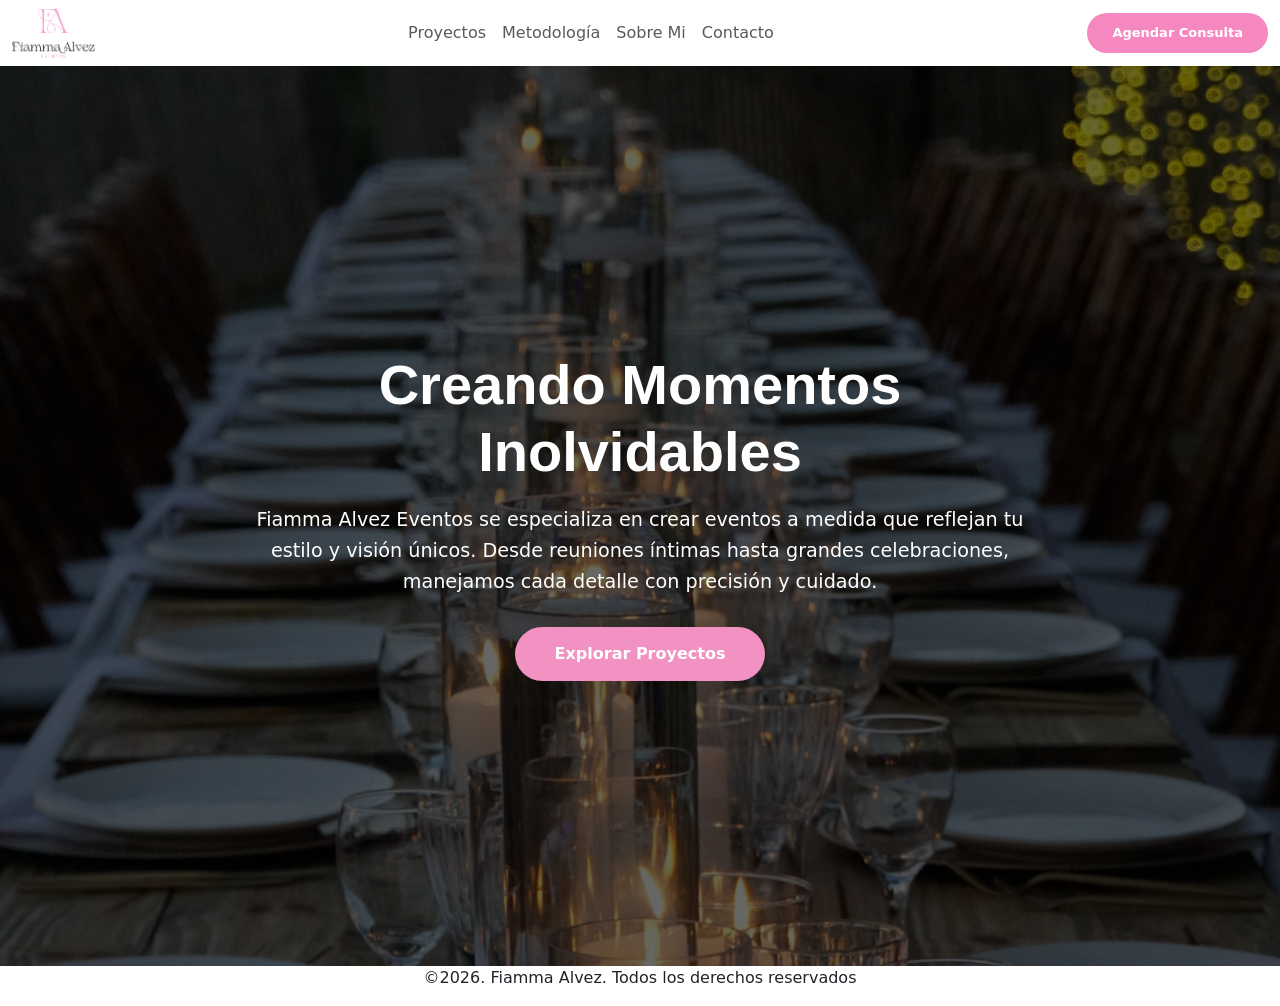
<file: index.html>
<!DOCTYPE html>
<html lang="es">

<head>
    <meta charset="UTF-8">
    <meta name="viewport" content="width=device-width, initial-scale=1.0">
    <meta name="description" content="Fiamma Alvez Eventos: organización profesional de bodas, cumpleaños y celebraciones a medida. Creamos momentos inolvidables con atención personalizada y cuidado en cada detalle.">
    <title>Fiamma Alvez Eventos | Bienvenido a mi página</title>
    <!-- Link CSS Bootstrap -->
    <link href="https://cdn.jsdelivr.net/npm/bootstrap@5.3.8/dist/css/bootstrap.min.css" rel="stylesheet"
        integrity="sha384-sRIl4kxILFvY47J16cr9ZwB07vP4J8+LH7qKQnuqkuIAvNWLzeN8tE5YBujZqJLB" crossorigin="anonymous">

    <!-- Link CSS Personalizado -->
    <link rel="stylesheet" href="css/main.css">
    <link rel="icon" href="./img/Logo_Fiamma_Alvez_Eventos_favicon.png" type="image/png">
</head>

<body>
    <header>
        <nav class="navbar navbar-expand-lg">
            <div class="container-fluid">
                <a class="logo" href="index.html">
                    <img src="./img/Logo_Fiamma_Alvez_Eventos.png" alt="Logo Fiamma Alvez Eventos">
                </a>
                <button class="navbar-toggler" type="button" data-bs-toggle="collapse"
                    data-bs-target="#navbarSupportedContent" aria-controls="navbarSupportedContent"
                    aria-expanded="false" aria-label="Toggle navigation">
                    <span class="navbar-toggler-icon"></span>
                </button>
                <div class="collapse navbar-collapse" id="navbarSupportedContent">
                    <ul class="navbar-nav mx-auto mb-2 mb-lg-0">
                        <li class="nav-item">
                           <a class="nav-link" aria-current="page" href="./pages/proyectos.html">Proyectos</a>
                        </li>
                        <li class="nav-item">
                            <a class="nav-link" href="./pages/metodologia.html">Metodología</a>
                        </li>
                        <li class="nav-item">
                            <a class="nav-link" href="./pages/sobre-mi.html">Sobre Mi</a>
                        </li>
                        <li class="nav-item">
                            <a class="nav-link" href="./pages/contacto.html">Contacto</a>
                        </li>
                    </ul>
                    <div class="header-button">
                        <a href="./pages/contacto.html"><button>Agendar Consulta</button></a>
                    </div>
                </div>
            </div>
        </nav>
    </header>

    <main>
        <div class="banner">
            <section class="banner-content">
                <h1>Creando Momentos Inolvidables</h1>
                <p>Fiamma Alvez Eventos se especializa en crear eventos a medida que reflejan tu estilo y visión únicos.
                    Desde reuniones íntimas hasta grandes celebraciones, manejamos cada detalle con precisión y cuidado.
                </p>
                <a href="./pages/proyectos.html" class="btn-explorar">Explorar Proyectos</a>
            </section>
        </div>
    </main>

    <footer>
        <div class="contenido-footer">
            <p>©2026. Fiamma Alvez. Todos los derechos reservados</p>
        </div>
    </footer>

    <!-- Script Bootstrap -->
    <script src="https://cdn.jsdelivr.net/npm/bootstrap@5.3.8/dist/js/bootstrap.bundle.min.js"
        integrity="sha384-FKyoEForCGlyvwx9Hj09JcYn3nv7wiPVlz7YYwJrWVcXK/BmnVDxM+D2scQbITxI" crossorigin="anonymous">
        </script>
    <!-- Fin Script Bootstrap -->

    <script type="text/javascript" src="https://assets.calendly.com/assets/external/widget.js" async></script>
    <!-- Fin script Calendly -->
</body>

</html>
</file>
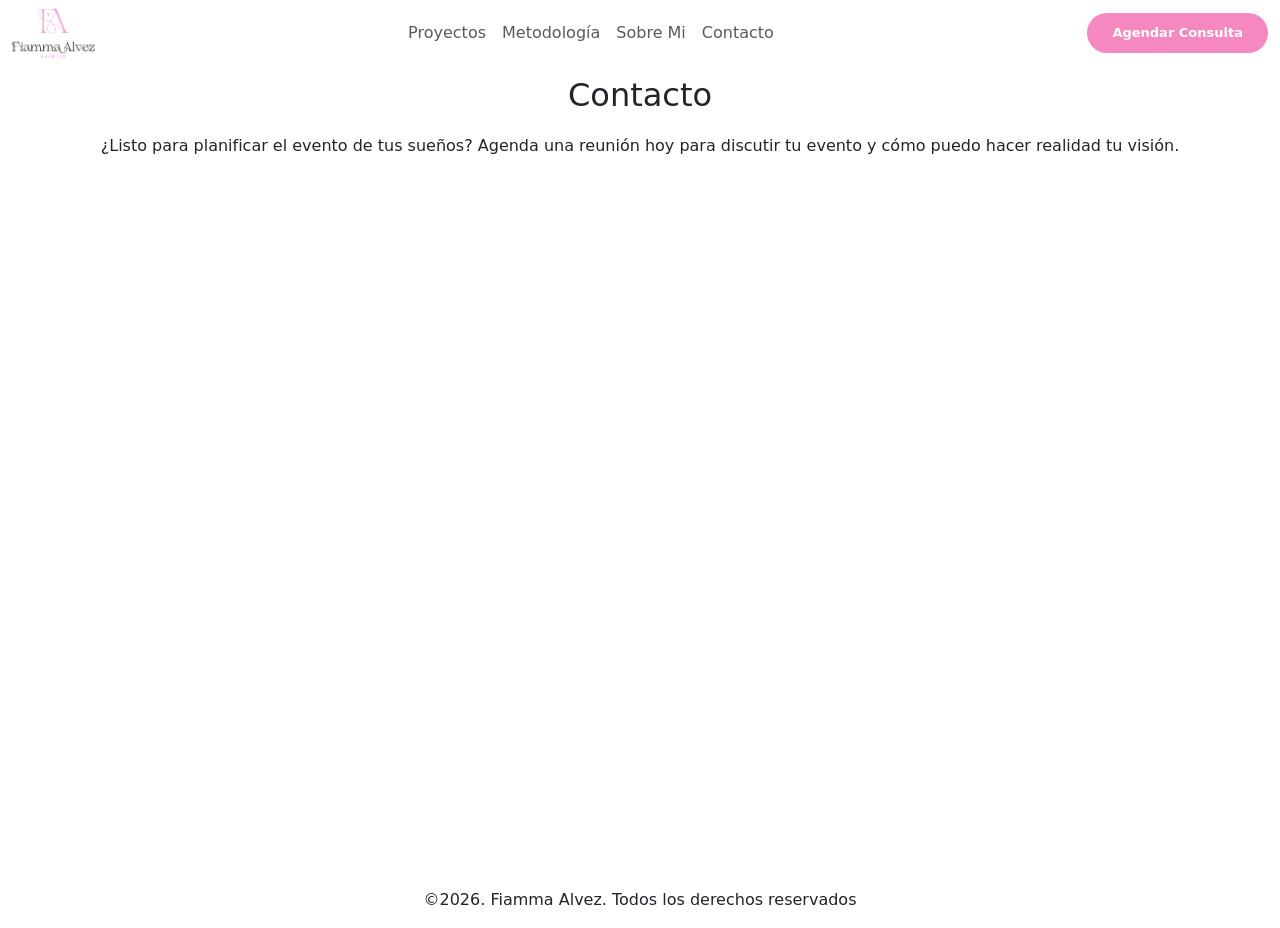
<file: pages/contacto.html>
<!DOCTYPE html>
<html lang="es">

<head>
    <meta charset="UTF-8">
    <meta name="viewport" content="width=device-width, initial-scale=1.0">
    <meta name="description" content="¿Querés organizar tu evento ideal? Agendá una consulta virtual con Fiamma Alvez Eventos y empezá a planificar tu boda, cumpleaños o celebración especial.">
    <title>Fiamma Alvez Eventos | Contacto</title>
    <!-- Link CSS Bootstrap -->
    <link href="https://cdn.jsdelivr.net/npm/bootstrap@5.3.8/dist/css/bootstrap.min.css" rel="stylesheet"
        integrity="sha384-sRIl4kxILFvY47J16cr9ZwB07vP4J8+LH7qKQnuqkuIAvNWLzeN8tE5YBujZqJLB" crossorigin="anonymous">

    <!-- Link CSS Personalizado -->
    <link rel="stylesheet" href="../css/main.css">
    <link rel="icon" href="../img/Logo_Fiamma_Alvez_Eventos_favicon.png" type="image/png">
</head>

<body>
    <header>
        <nav class="navbar navbar-expand-lg">
            <div class="container-fluid">
                <a class="logo" href="../index.html">
                    <img src="../img/Logo_Fiamma_Alvez_Eventos.png" alt="Logo Fiamma Alvez Eventos">
                </a>
                <button class="navbar-toggler" type="button" data-bs-toggle="collapse"
                    data-bs-target="#navbarSupportedContent" aria-controls="navbarSupportedContent"
                    aria-expanded="false" aria-label="Toggle navigation">
                    <span class="navbar-toggler-icon"></span>
                </button>
                <div class="collapse navbar-collapse" id="navbarSupportedContent">
                    <ul class="navbar-nav mx-auto mb-2 mb-lg-0">
                        <li class="nav-item">
                            <a class="nav-link"  href="proyectos.html">Proyectos</a>
                        </li>
                        <li class="nav-item">
                            <a class="nav-link" href="metodologia.html">Metodología</a>
                        </li>
                        <li class="nav-item">
                            <a class="nav-link" href="sobre-mi.html">Sobre Mi</a>
                        </li>
                        <li class="nav-item">
                            <a class="nav-link" aria-current="page" href="contacto.html">Contacto</a>
                        </li>
                    </ul>
                    <div class="header-button">
                        <a href="contacto.html"><button>Agendar Consulta</button></a>
                    </div>
                </div>
            </div>
        </nav>
    </header>

    <main>
        <section id="contacto">
            <div class="contacto">
                <h2> Contacto </h2>
                <p>¿Listo para planificar el evento de tus sueños? Agenda una reunión hoy para discutir tu evento y cómo
                    puedo hacer realidad tu visión.</p>
                <!-- Agenda de Calendly -->
                <div class="calendly-inline-widget"
                    data-url="https://calendly.com/fabianlarrosa2013/reuniones-fiamma-alvez-eventos"
                    style="min-width:320px;height:700px;">
                </div>
            </div>
        </section>
    </main>

    <footer>
        <div class="contenido-footer">
            <p>©2026. Fiamma Alvez. Todos los derechos reservados</p>
        </div>
    </footer>

    <!-- Script Bootstrap -->
    <script src="https://cdn.jsdelivr.net/npm/bootstrap@5.3.8/dist/js/bootstrap.bundle.min.js"
        integrity="sha384-FKyoEForCGlyvwx9Hj09JcYn3nv7wiPVlz7YYwJrWVcXK/BmnVDxM+D2scQbITxI" crossorigin="anonymous">
        </script>
    <!-- Fin Script Bootstrap -->

    <script type="text/javascript" src="https://assets.calendly.com/assets/external/widget.js" async></script>
    <!-- Fin script Calendly -->
</body>

</html>
</file>
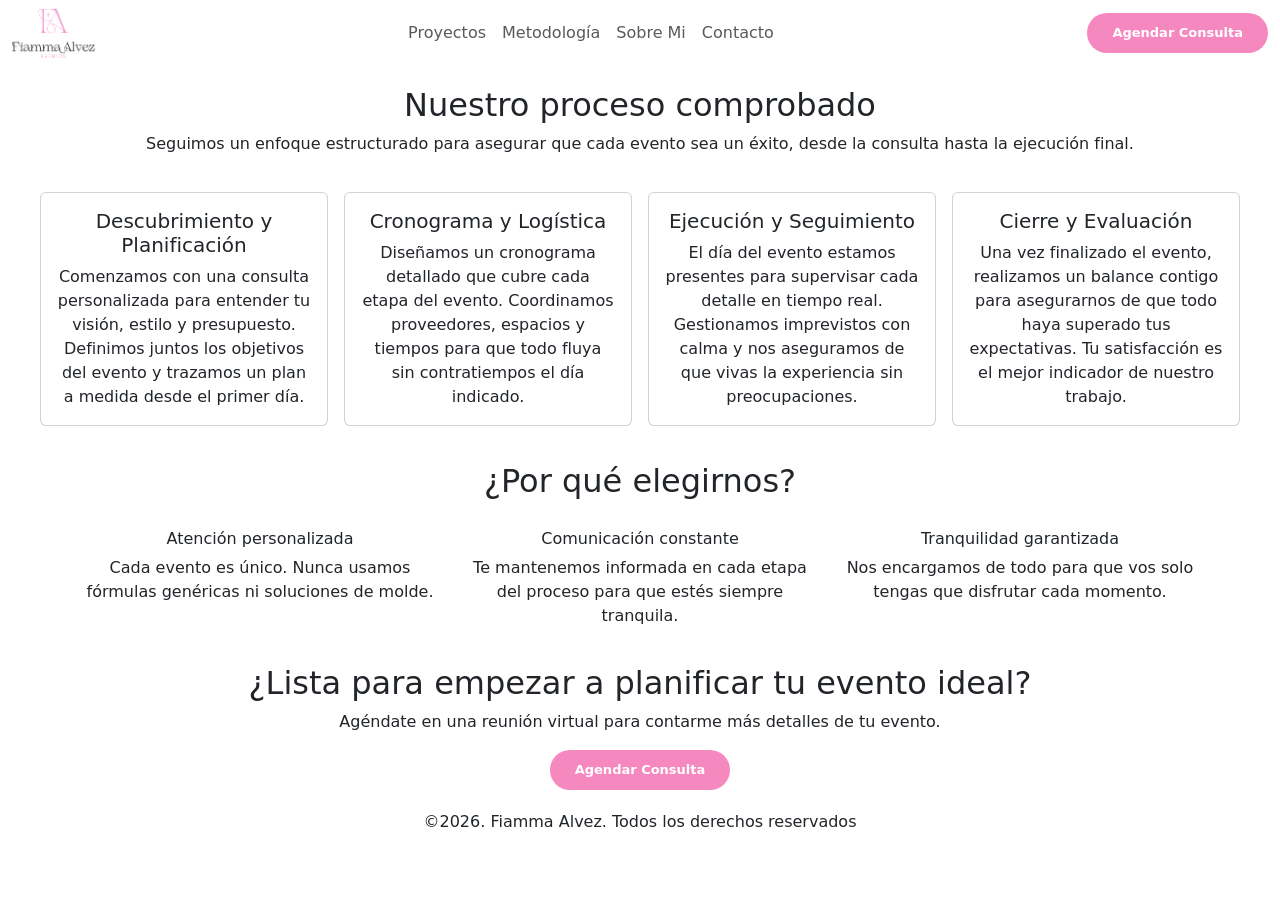
<file: pages/metodologia.html>
<!DOCTYPE html>
<html lang="es">

<head>
    <meta charset="UTF-8">
    <meta name="viewport" content="width=device-width, initial-scale=1.0">
    <meta name="description" content="Conocé el proceso de trabajo de Fiamma Alvez Eventos: desde la consulta inicial y planificación hasta la ejecución y evaluación final. Transparencia y acompañamiento en cada etapa.">
    <title>Fiamma Alvez Eventos | Metodología</title>
    <!-- Link CSS Bootstrap -->
    <link href="https://cdn.jsdelivr.net/npm/bootstrap@5.3.8/dist/css/bootstrap.min.css" rel="stylesheet"
        integrity="sha384-sRIl4kxILFvY47J16cr9ZwB07vP4J8+LH7qKQnuqkuIAvNWLzeN8tE5YBujZqJLB" crossorigin="anonymous">

    <!-- Link CSS Personalizado -->
    <link rel="stylesheet" href="../css/main.css">
    <link rel="icon" href="../img/Logo_Fiamma_Alvez_Eventos_favicon.png" type="image/png">
</head>

<body>
    <header>
        <nav class="navbar navbar-expand-lg">
            <div class="container-fluid">
                <a class="logo" href="../index.html">
                    <img src="../img/Logo_Fiamma_Alvez_Eventos.png" alt="Logo Fiamma Alvez Eventos">
                </a>
                <button class="navbar-toggler" type="button" data-bs-toggle="collapse"
                    data-bs-target="#navbarSupportedContent" aria-controls="navbarSupportedContent"
                    aria-expanded="false" aria-label="Toggle navigation">
                    <span class="navbar-toggler-icon"></span>
                </button>
                <div class="collapse navbar-collapse" id="navbarSupportedContent">
                    <ul class="navbar-nav mx-auto mb-2 mb-lg-0">
                        <li class="nav-item">
                            <a class="nav-link" href="proyectos.html">Proyectos</a>
                        </li>
                        <li class="nav-item">
                            <a class="nav-link" aria-current="page" href="metodologia.html">Metodología</a>
                        </li>
                        <li class="nav-item">
                            <a class="nav-link" href="sobre-mi.html">Sobre Mi</a>
                        </li>
                        <li class="nav-item">
                            <a class="nav-link" href="contacto.html">Contacto</a>
                        </li>
                    </ul>
                    <div class="header-button">
                        <a href="contacto.html"><button>Agendar Consulta</button></a>
                    </div>
                </div>
            </div>
        </nav>
    </header>

    <main>
        <section id="metodologia">
            <div class="contenedor">
                <h2>Nuestro proceso comprobado</h2>
                <p>Seguimos un enfoque estructurado para asegurar que cada evento sea un éxito, desde la consulta hasta
                    la ejecución final.</p>
            </div>
            <!-- Card con info -->

            <div class="d-flex gap-3 justify-content-center flex-wrap">
                <div class="card text-center mb-3" style="width: 18rem;">
                    <div class="card-body">
                        <h5 class="card-title">Descubrimiento y Planificación</h5>
                        <p class="card-text"> Comenzamos con una consulta personalizada para entender tu visión, estilo
                            y presupuesto. Definimos juntos los objetivos del evento y trazamos un plan a medida desde
                            el primer día.
                        </p>
                    </div>
                </div>

                <div class="card text-center mb-3" style="width: 18rem;">
                    <div class="card-body">
                        <h5 class="card-title">Cronograma y Logística</h5>
                        <p class="card-text">Diseñamos un cronograma detallado que cubre cada etapa del evento.
                            Coordinamos proveedores, espacios y tiempos para que todo fluya sin contratiempos el día
                            indicado.</p>
                    </div>
                </div>

                <div class="card text-center mb-3" style="width: 18rem;">
                    <div class="card-body">
                        <h5 class="card-title">Ejecución y Seguimiento</h5>
                        <p class="card-text">El día del evento estamos presentes para supervisar cada detalle en tiempo
                            real. Gestionamos imprevistos con calma y nos aseguramos de que vivas la experiencia sin
                            preocupaciones.</p>
                    </div>
                </div>

                <div class="card text-center mb-3" style="width: 18rem;">
                    <div class="card-body">
                        <h5 class="card-title"> Cierre y Evaluación</h5>
                        <p class="card-text">Una vez finalizado el evento, realizamos un balance contigo para
                            asegurarnos de que todo haya superado tus expectativas. Tu satisfacción es el mejor
                            indicador de nuestro trabajo.</p>
                    </div>
                </div>
            </div>
        </section>
    </main>

    <!-- Diferenciadores -->
    <section class="diferenciadores">
        <div class="container text-center">
            <div class="contenedor">
                <h2>¿Por qué elegirnos?</h2>
            </div>

            <div class="row row-cols-1 row-cols-md-3 g-4">
                <div class="col">
                    <div class="dif-item">
                        <div class="dif-icon"><i class="bi bi-person-heart"></i></div>
                        <h6>Atención personalizada</h6>
                        <p>Cada evento es único. Nunca usamos fórmulas genéricas ni soluciones de molde.</p>
                    </div>
                </div>

                <div class="col">
                    <div class="dif-item">
                        <div class="dif-icon"><i class="bi bi-chat-dots"></i></div>
                        <h6>Comunicación constante</h6>
                        <p>Te mantenemos informada en cada etapa del proceso para que estés siempre tranquila.</p>
                    </div>
                </div>

                <div class="col">
                    <div class="dif-item">
                        <div class="dif-icon"><i class="bi bi-shield-check"></i></div>
                        <h6>Tranquilidad garantizada</h6>
                        <p>Nos encargamos de todo para que vos solo tengas que disfrutar cada momento.</p>
                    </div>
                </div>
            </div>
        </div>
    </section>

    <section class="cta-section">
        <div class="contenedor">
            <h2>¿Lista para empezar a planificar tu evento ideal?</h2>
            <p>Agéndate en una reunión virtual para contarme más detalles de tu evento.</p>
            <div class="header-button">
                <a href="contacto.html"><button>Agendar Consulta</button></a>
            </div>
        </div>
    </section>

    <footer>
        <div class="contenido-footer">
            <p>©2026. Fiamma Alvez. Todos los derechos reservados</p>
        </div>
    </footer>

    <!-- Script Bootstrap -->
    <script src="https://cdn.jsdelivr.net/npm/bootstrap@5.3.8/dist/js/bootstrap.bundle.min.js"
        integrity="sha384-FKyoEForCGlyvwx9Hj09JcYn3nv7wiPVlz7YYwJrWVcXK/BmnVDxM+D2scQbITxI" crossorigin="anonymous">
        </script>
    <!-- Fin Script Bootstrap -->

    <script type="text/javascript" src="https://assets.calendly.com/assets/external/widget.js" async></script>
    <!-- Fin script Calendly -->
</body>

</html>
</file>
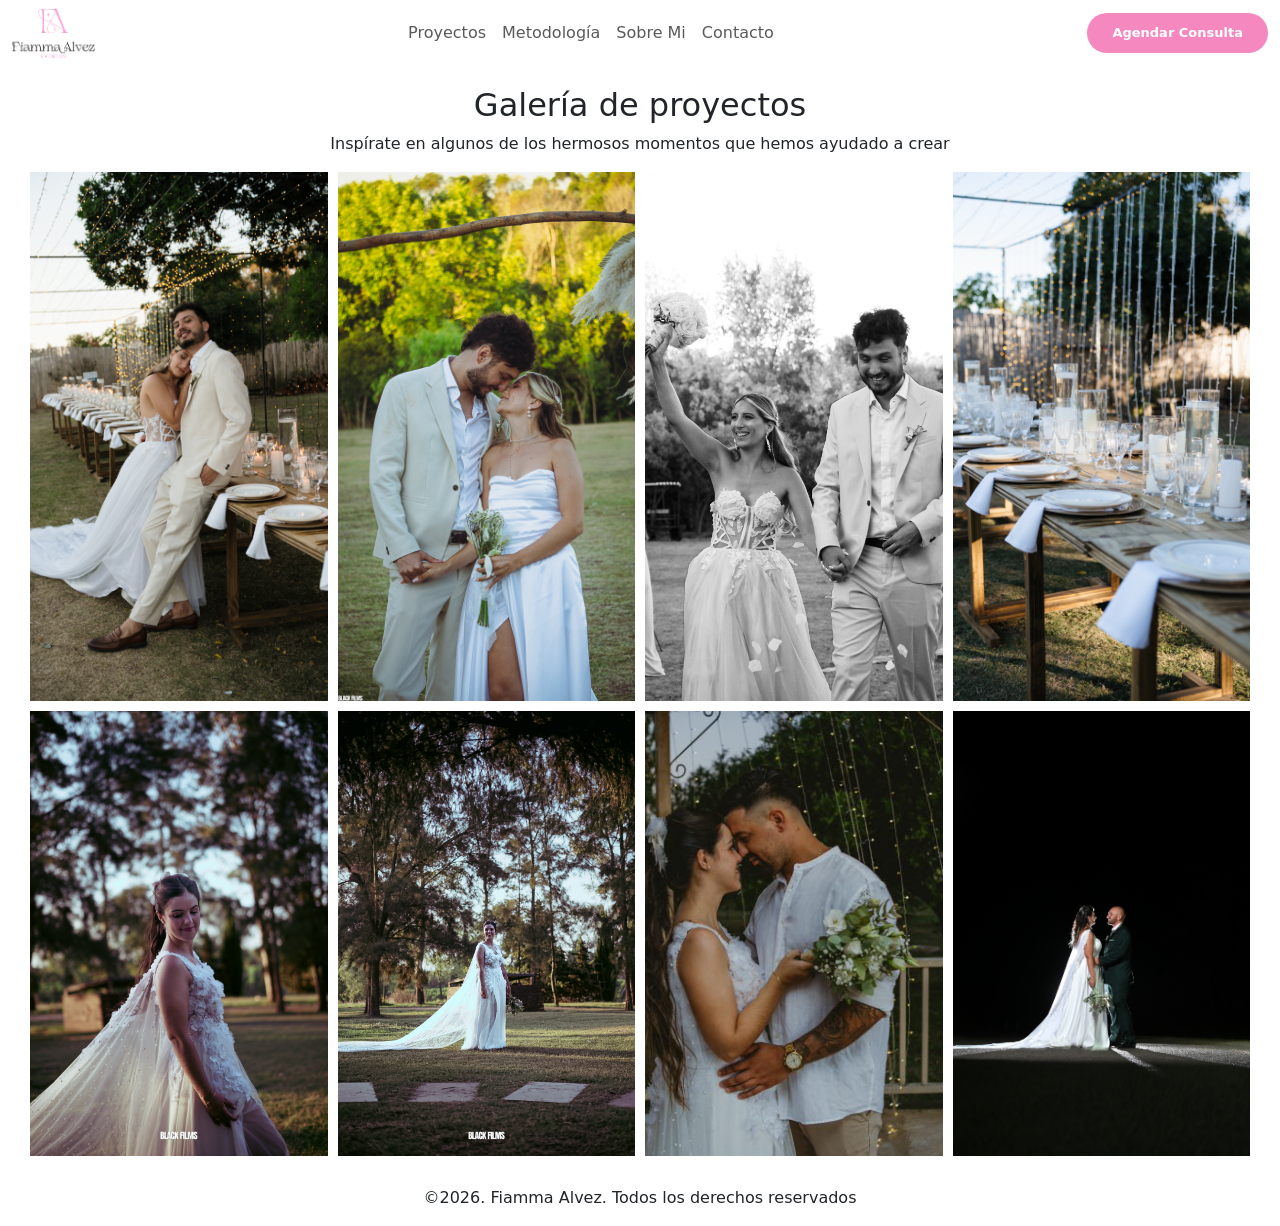
<file: pages/proyectos.html>
<!DOCTYPE html>
<html lang="es">

<head>
    <meta charset="UTF-8">
    <meta name="viewport" content="width=device-width, initial-scale=1.0">
    <meta name="description" content="Explorá nuestra galería de bodas y eventos organizados por Fiamma Alvez. Fotos reales de celebraciones únicas y momentos especiales que hemos ayudado a crear.">
    <title>Fiamma Alvez Eventos | Proyectos</title>
    <!-- Link CSS Bootstrap -->
    <link href="https://cdn.jsdelivr.net/npm/bootstrap@5.3.8/dist/css/bootstrap.min.css" rel="stylesheet"
        integrity="sha384-sRIl4kxILFvY47J16cr9ZwB07vP4J8+LH7qKQnuqkuIAvNWLzeN8tE5YBujZqJLB" crossorigin="anonymous">

    <!-- Link CSS Personalizado -->
    <link rel="stylesheet" href="../css/main.css">
    <link rel="icon" href="../img/Logo_Fiamma_Alvez_Eventos_favicon.png" type="image/png">
</head>

<body>
    <header>
        <nav class="navbar navbar-expand-lg">
            <div class="container-fluid">
                <a class="logo" href="../index.html">
                    <img src="../img/Logo_Fiamma_Alvez_Eventos.png" alt="Logo Fiamma Alvez Eventos">
                </a>
                <button class="navbar-toggler" type="button" data-bs-toggle="collapse"
                    data-bs-target="#navbarSupportedContent" aria-controls="navbarSupportedContent"
                    aria-expanded="false" aria-label="Toggle navigation">
                    <span class="navbar-toggler-icon"></span>
                </button>
                <div class="collapse navbar-collapse" id="navbarSupportedContent">
                    <ul class="navbar-nav mx-auto mb-2 mb-lg-0">
                        <li class="nav-item">
                            <a class="nav-link" aria-current="page" href="proyectos.html">Proyectos</a>
                        </li>
                        <li class="nav-item">
                            <a class="nav-link" href="metodologia.html">Metodología</a>
                        </li>
                        <li class="nav-item">
                            <a class="nav-link" href="sobre-mi.html">Sobre Mi</a>
                        </li>
                        <li class="nav-item">
                            <a class="nav-link" href="contacto.html">Contacto</a>
                        </li>
                    </ul>
                    <div class="header-button">
                        <a href="contacto.html"><button>Agendar Consulta</button></a>
                    </div>
                </div>
            </div>
        </nav>
    </header>

    <main>
        <div class="contenedor">
            <section id="proyectos">
                <h2>
                    Galería de proyectos
                </h2>

                <p>Inspírate en algunos de los hermosos momentos que hemos ayudado a crear</p>

                <div class="imagenes-proyectos">
                    <img src="../img/Novios_Posando.jpg" alt="Novios posando en la mesa">
                    <img src="../img/novios.jpeg" alt="Novios posando mirándose a los ojos">
                    <img src="../img/Novios_Sonriendo.JPEG" alt="Novios sonriendo en celebración">
                    <img src="../img/foto_mesa_decorada.jpeg"
                        alt="Mesa decorada con cubiertos dorados y velas blancas en vasos">
                    <img src="../img/Foto_Dani_Mirando.jpg" alt="Novia posando">
                    <img src="../img/Foto_Novia.jpeg" alt="Novia posando con su vestido">
                    <img src="../img/Foto_Dani_2.jpeg" alt="Novios mirándose en el altar">
                    <img src="../img/CarlayMatias.jpeg" alt="Novios mirándose al anochecer">
                </div>
            </section>
        </div>
    </main>

    <footer>
        <div class="contenido-footer">
            <p>©2026. Fiamma Alvez. Todos los derechos reservados</p>
        </div>
    </footer>

    <!-- Script Bootstrap -->
    <script src="https://cdn.jsdelivr.net/npm/bootstrap@5.3.8/dist/js/bootstrap.bundle.min.js"
        integrity="sha384-FKyoEForCGlyvwx9Hj09JcYn3nv7wiPVlz7YYwJrWVcXK/BmnVDxM+D2scQbITxI" crossorigin="anonymous">
        </script>
    <!-- Fin Script Bootstrap -->

    <script type="text/javascript" src="https://assets.calendly.com/assets/external/widget.js" async></script>
    <!-- Fin script Calendly -->
</body>

</html>
</file>
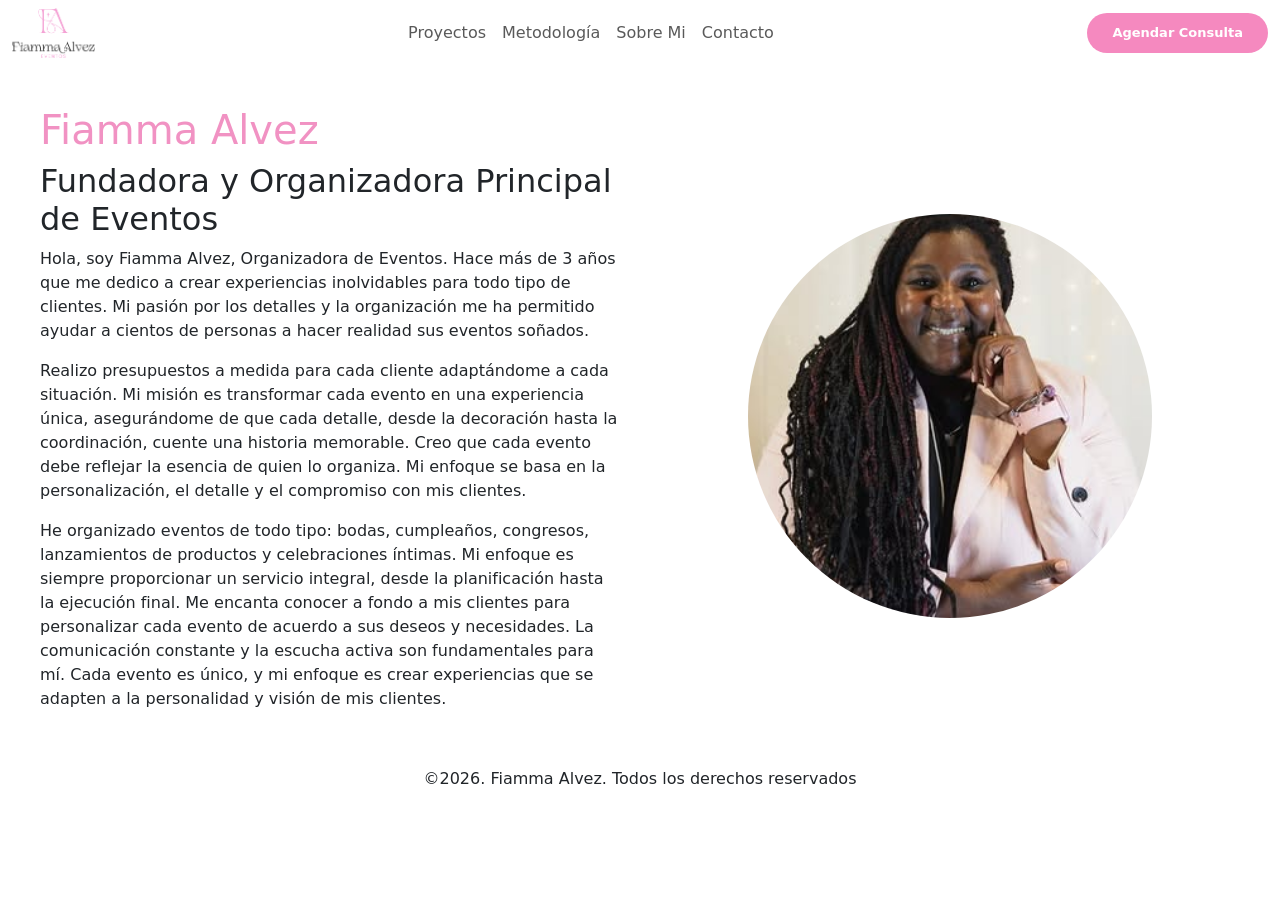
<file: pages/sobre-mi.html>
<!DOCTYPE html>
<html lang="es">

<head>
    <meta charset="UTF-8">
    <meta name="viewport" content="width=device-width, initial-scale=1.0">
    <meta name="description" content="Soy Fiamma Alvez, organizadora de eventos con más de 3 años de experiencia en bodas, cumpleaños, congresos y celebraciones. Presupuestos a medida y atención personalizada.">
    <title>Fiamma Alvez Eventos | Sobre Mi</title>
    <!-- Link CSS Bootstrap -->
    <link href="https://cdn.jsdelivr.net/npm/bootstrap@5.3.8/dist/css/bootstrap.min.css" rel="stylesheet"
        integrity="sha384-sRIl4kxILFvY47J16cr9ZwB07vP4J8+LH7qKQnuqkuIAvNWLzeN8tE5YBujZqJLB" crossorigin="anonymous">

    <!-- Link CSS Personalizado -->
    <link rel="stylesheet" href="../css/main.css">
    <link rel="icon" href="../img/Logo_Fiamma_Alvez_Eventos_favicon.png" type="image/png">
</head>

<body>
    <header>
        <nav class="navbar navbar-expand-lg">
            <div class="container-fluid">
                <a class="logo" href="../index.html">
                    <img src="../img/Logo_Fiamma_Alvez_Eventos.png" alt="Logo Fiamma Alvez Eventos">
                </a>
                <button class="navbar-toggler" type="button" data-bs-toggle="collapse"
                    data-bs-target="#navbarSupportedContent" aria-controls="navbarSupportedContent"
                    aria-expanded="false" aria-label="Toggle navigation">
                    <span class="navbar-toggler-icon"></span>
                </button>
                <div class="collapse navbar-collapse" id="navbarSupportedContent">
                    <!-- <ul class="navbar-nav me-auto mb-2 mb-lg-0"> -->
                    <ul class="navbar-nav mx-auto mb-2 mb-lg-0">
                        <li class="nav-item">
                            <a class="nav-link" href="proyectos.html">Proyectos</a>
                        </li>
                        <li class="nav-item">
                            <a class="nav-link" href="metodologia.html">Metodología</a>
                        </li>
                        <li class="nav-item">
                            <a class="nav-link" aria-current="page" href="sobre-mi.html">Sobre Mi</a>
                        </li>
                        <li class="nav-item">
                            <a class="nav-link" href="contacto.html">Contacto</a>
                        </li>
                    </ul>
                    <div class="header-button">
                        <a href="contacto.html"><button>Agendar Consulta</button></a>
                    </div>
                </div>
            </div>
        </nav>
    </header>

    <main>
        <section id="sobre-mi">

            <div class="contenedor-sobre-mi">
                <h1>Fiamma Alvez</h1>
                <h2>Fundadora y Organizadora Principal de Eventos</h2>
                <!-- <h3> ¿Quién soy? </h3> -->
            </div>

            <div class="contenido">
                <p>
                    Hola, soy Fiamma Alvez, Organizadora de Eventos.
                    Hace más de 3 años que me dedico a crear experiencias inolvidables para todo tipo de clientes.
                    Mi pasión por los detalles y la organización me ha permitido ayudar a cientos de personas a hacer
                    realidad sus eventos soñados.
                </p>

                <p>
                    Realizo presupuestos a medida para cada cliente adaptándome a cada situación.
                    Mi misión es transformar cada evento en una experiencia única, asegurándome de que cada detalle,
                    desde la decoración hasta la coordinación, cuente una historia memorable.
                    Creo que cada evento debe reflejar la esencia de quien lo organiza. Mi enfoque se basa en la
                    personalización, el detalle y el compromiso con mis clientes.
                </p>

                <p>
                    He organizado eventos de todo tipo: bodas, cumpleaños, congresos, lanzamientos de productos y
                    celebraciones íntimas. Mi enfoque es siempre proporcionar un servicio integral, desde la
                    planificación hasta la ejecución final.
                    Me encanta conocer a fondo a mis clientes para personalizar cada evento de acuerdo a sus deseos y
                    necesidades. La comunicación constante y la escucha activa son fundamentales para mí.
                    Cada evento es único, y mi enfoque es crear experiencias que se adapten a la personalidad y visión
                    de mis clientes.
                </p>
            </div>

            <img src="../img/fiamma_foto.jpg" alt="fiamma en posición frontal">
        </section>
    </main>

    <footer>
        <div class="contenido-footer">
            <p>©2026. Fiamma Alvez. Todos los derechos reservados</p>
        </div>
    </footer>

    <!-- Script Bootstrap -->
    <script src="https://cdn.jsdelivr.net/npm/bootstrap@5.3.8/dist/js/bootstrap.bundle.min.js"
        integrity="sha384-FKyoEForCGlyvwx9Hj09JcYn3nv7wiPVlz7YYwJrWVcXK/BmnVDxM+D2scQbITxI" crossorigin="anonymous">
        </script>
    <!-- Fin Script Bootstrap -->

    <script type="text/javascript" src="https://assets.calendly.com/assets/external/widget.js" async></script>
    <!-- Fin script Calendly -->
</body>

</html>
</file>
<file: css/main.css>
* {
  margin: 0;
  padding: 0;
  box-sizing: border-box;
}

/* estilos de header */
header nav div a.logo img {
  width: auto;
  height: 50px;
}
header nav div .header-button button {
  border-radius: 50px;
  background-color: #F589BF;
  color: white;
  border: none;
  padding: 10px 25px;
  font-size: 13px;
  font-weight: bold;
  cursor: pointer;
}
header nav ul a {
  text-decoration: none;
  color: #333;
}
header nav ul li {
  list-style: none;
}

/* Fin Estilos de header */
/* Estilos del banner */
.banner {
  background-image: linear-gradient(rgba(0, 0, 0, 0.6), rgba(0, 0, 0, 0.6)), url(../img/Foto_mesa.jpeg);
  background-repeat: no-repeat;
  background-size: cover;
  background-position: center;
  height: 100vh;
  display: flex;
  justify-content: center;
  align-items: center;
  text-align: center;
  color: white;
  padding: 0 20px;
}
.banner h1 {
  font-size: 3.5rem;
  font-weight: bold;
  margin-bottom: 20px;
  font-family: "Arial", sans-serif;
}
.banner p {
  font-size: 1.2rem;
  line-height: 1.6;
  margin-bottom: 30px;
}

.banner-content {
  max-width: 800px;
}

.btn-explorar {
  display: inline-block;
  background-color: #f192c3;
  color: white;
  padding: 15px 40px;
  text-decoration: none;
  border-radius: 50px;
  font-weight: bold;
  transition: background 0.3s ease;
}
.btn-explorar :hover {
  background-color: #e07bad;
}

/* Fin estilos del banner */
/* Estilos de proyectos*/
.contenedor {
  display: flex;
  justify-content: center;
  align-items: center;
  text-align: center;
  padding: 20px;
}

.imagenes-proyectos {
  display: grid;
  justify-content: center;
  grid-template-columns: repeat(1, 1fr);
  grid-template-rows: auto;
  gap: 10px;
  margin: 10px;
}
.imagenes-proyectos img {
  width: 100%;
  height: 100%;
  display: block;
  object-fit: cover;
}

/* Fin estilos de proyectos */
/* Estilos de Metodologia */
section div.contenedor {
  display: block;
}

.cta-section .contenedor .header-button button {
  border-radius: 50px;
  background-color: #F589BF;
  color: white;
  border: none;
  padding: 10px 25px;
  font-size: 13px;
  font-weight: bold;
  cursor: pointer;
}

/* Fin estilos de Metodologia */
/* Estilos sobre mi */
.contenedor-sobre-mi {
  text-align: center;
  margin: 10px;
}
.contenedor-sobre-mi h1 {
  color: #f192c3;
}

.contenido {
  text-align: center;
}

#sobre-mi img {
  border-radius: 50%;
  display: block;
  margin: 0 auto;
  padding: 30px;
}

/* Fin estilos sobre mi */
/* Estilos contacto */
section div.contacto {
  text-align: center;
  margin: 10px;
}
section div.contacto p {
  margin: 20px;
}

/* Fin Estilos contacto */
/* Estilos Footer */
footer .contenido-footer {
  text-align: center;
}

/* Fin estilos Footer */
/* mq Desktop */
@media screen and (min-width: 1024px) {
  .imagenes-proyectos {
    grid-template-columns: repeat(4, 1fr);
  }
  header nav div .header-button button {
    transition: transform 200ms ease, box-shadow 200ms ease, background-color 200ms ease;
  }
  header nav div .header-button button:hover {
    transform: translateY(-2px);
    box-shadow: 0 10px 25px rgba(0, 0, 0, 0.2);
    background-color: rgb(242.2109375, 104.0890625, 173.15);
  }
  header ul a {
    transition: color 200ms ease, transform 200ms ease;
  }
  header ul a:hover {
    color: #F589BF;
    transform: translateY(-2px);
  }
  #sobre-mi {
    display: grid;
    grid-template-columns: 1fr 1fr;
    grid-template-rows: auto 1fr;
    column-gap: 40px;
    padding: 40px;
    align-items: start;
  }
  #sobre-mi img {
    grid-column: 2;
    grid-row: 1/3;
    width: 80%;
    border-radius: 50%;
    align-self: center;
  }
  .contenedor-sobre-mi {
    grid-column: 1;
    grid-row: 1;
    text-align: left;
    margin: 0;
  }
  .contenido {
    grid-column: 1;
    grid-row: 2;
    text-align: left;
  }
}

/*# sourceMappingURL=main.css.map */
</file>
